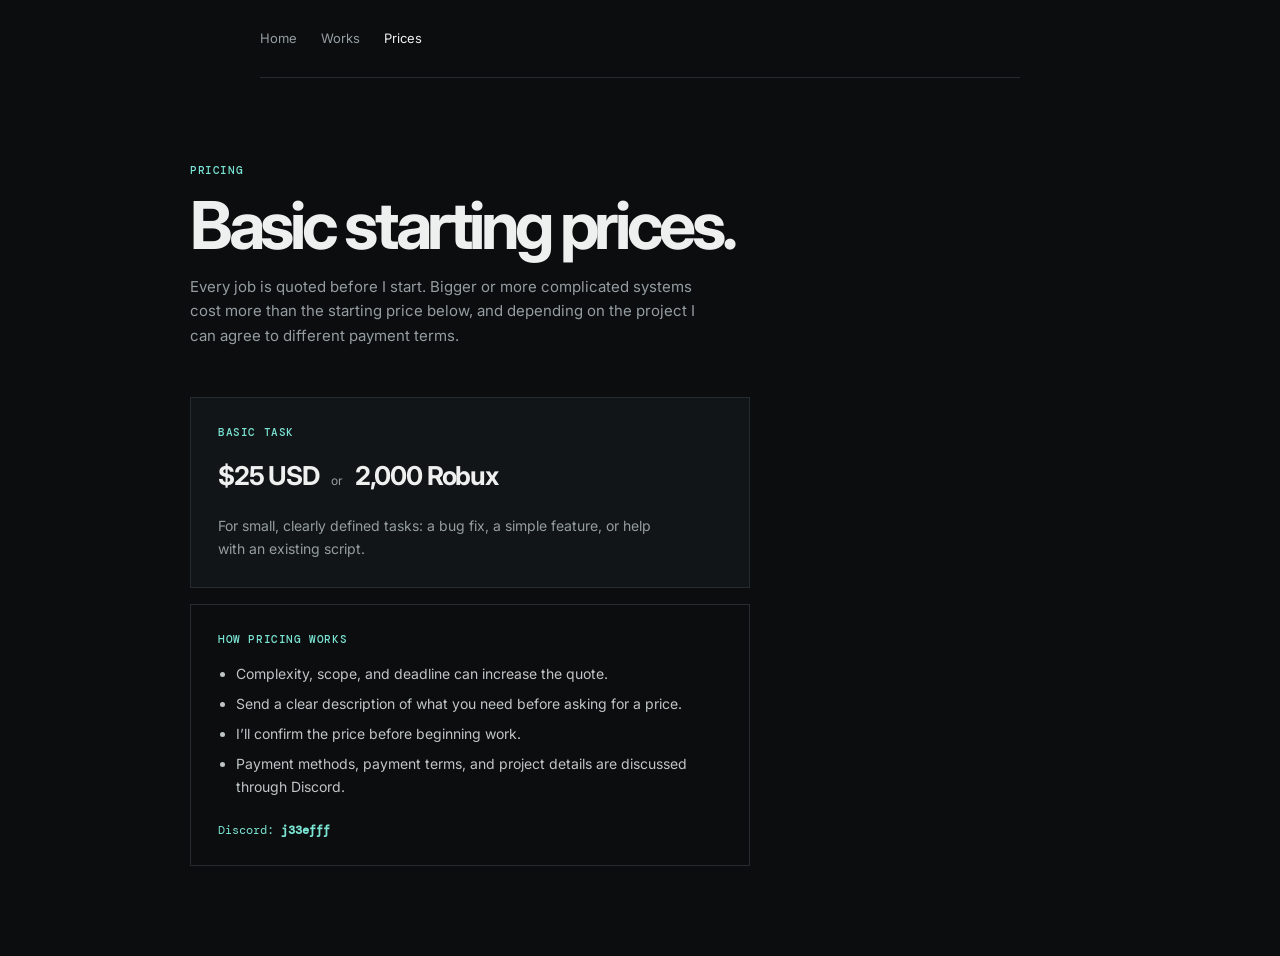
<file: prices.html>
<!doctype html>
<html lang="en">
  <head>
    <meta charset="UTF-8" /><meta name="viewport" content="width=device-width, initial-scale=1.0" />
    <meta name="description" content="Pricing for scripting work by j33efff." />
    <title>Prices | j33efff</title>
    <link rel="preconnect" href="https://fonts.googleapis.com" /><link rel="preconnect" href="https://fonts.gstatic.com" crossorigin />
    <link href="https://fonts.googleapis.com/css2?family=DM+Mono:wght@400;500&family=Inter:wght@400;500;600;700&display=swap" rel="stylesheet" />
    <link rel="stylesheet" href="style.css?v=20260714-2" />
  </head>
  <body>
    <header class="site-header"><nav><a href="index.html?v=2">Home</a><a href="works.html?v=2">Works</a><a class="selected" href="prices.html?v=2">Prices</a></nav></header>
    <main class="page"><p class="eyebrow">Pricing</p><h1>Basic starting prices.</h1><p class="page-intro">Every job is quoted before I start. Bigger or more complicated systems cost more than the starting price below, and depending on the project I can agree to different payment terms.</p><section class="price-card"><p class="eyebrow">Basic task</p><div class="price"><strong>$25 USD</strong><span>or</span><strong>2,000 Robux</strong></div><p>For small, clearly defined tasks: a bug fix, a simple feature, or help with an existing script.</p></section><section class="terms"><p class="eyebrow">How pricing works</p><ul><li>Complexity, scope, and deadline can increase the quote.</li><li>Send a clear description of what you need before asking for a price.</li><li>I’ll confirm the price before beginning work.</li><li>Payment methods, payment terms, and project details are discussed through Discord.</li></ul><p class="discord-contact">Discord: <b>j33efff</b></p></section></main>
    
  </body>
</html>
</file>
<file: style.css>
:root { --bg:#0b0d0f; --panel:#111518; --line:#252b2f; --text:#eef0ef; --muted:#959da0; --accent:#7be3d2; }
* { box-sizing:border-box; }
html, body { margin:0; background:var(--bg); color:var(--text); }
body { font:14px/1.65 Inter, Arial, sans-serif; }
.site-header, main, footer { width:min(760px, calc(100% - 40px)); margin:auto; }
.site-header { height:78px; border-bottom:1px solid var(--line); display:flex; align-items:center; gap:35px; }
.brand { font:500 13px 'DM Mono'; text-decoration:none; color:var(--text); }
.brand span, .eyebrow { color:var(--accent); }
nav { display:flex; gap:24px; }
nav a { color:var(--muted); font-size:13px; text-decoration:none; }
nav a:hover, nav .selected { color:var(--text); }
.home { padding:102px 0 92px; }
.eyebrow { font:500 11px 'DM Mono'; letter-spacing:.055em; text-transform:uppercase; margin:0; }
.home h1, .page h1 { font-size:clamp(42px, 6vw, 66px); letter-spacing:-.065em; line-height:1.01; margin:15px 0 22px; }
.intro { max-width:470px; margin:0; color:var(--muted); font-size:16px; }
.about-card { max-width:590px; margin-top:64px; padding:25px 27px; background:var(--panel); border:1px solid var(--line); }
.about-card > p:last-child { margin:15px 0 0; color:#c3c9c9; }
.socials { display:flex; gap:12px; margin-top:25px; }
.social { width:54px; height:54px; display:grid; place-items:center; border:1px solid var(--line); color:var(--text); text-decoration:none; background:var(--panel); font-size:21px; }
.social:hover { color:var(--accent); border-color:var(--accent); }
.social img { width:22px; height:22px; display:block; }
.social span { position:absolute; width:1px; height:1px; padding:0; margin:-1px; overflow:hidden; clip:rect(0,0,0,0); white-space:nowrap; border:0; }
.page { width:min(900px, calc(100% - 40px)); padding:85px 0 90px; }
.page h1 { margin-bottom:16px; }
.page-intro { max-width:510px; color:var(--muted); font-size:15px; margin:0 0 48px; }
.video-grid { display:grid; grid-template-columns:repeat(2, 1fr); gap:18px; max-width:900px; }
.video-grid article { border:1px solid var(--line); background:var(--panel); overflow:hidden; }
.video-grid video { width:100%; display:block; aspect-ratio:16/9; object-fit:cover; background:#060708; }
.video-grid article > div { display:flex; align-items:center; gap:12px; padding:13px 15px; }
.video-grid span { color:var(--accent); font:11px 'DM Mono'; }
.video-grid b { font-size:14px; font-weight:500; }
.note { margin-top:25px; color:var(--muted); font-size:12px; }
.price-card, .terms { max-width:560px; border:1px solid var(--line); padding:27px; }
.price-card { background:var(--panel); margin-bottom:16px; }
.price { display:flex; align-items:baseline; gap:12px; margin:16px 0; }
.price strong { font-size:26px; letter-spacing:-.045em; }
.price span { color:var(--muted); font-size:12px; }
.price-card > p:last-child { color:var(--muted); margin:0; max-width:440px; }
.terms ul { padding-left:18px; margin:16px 0 24px; color:#c0c5c5; }
.terms li { margin:7px 0; }
.discord-contact { color:var(--accent); font:12px 'DM Mono'; margin:0; }
footer { border-top:1px solid var(--line); display:flex; justify-content:space-between; padding:20px 0 35px; color:#727b7e; font:10px 'DM Mono'; }
@media (max-width:560px) { .site-header, main, footer, .page { width:min(100% - 30px, 760px); } .site-header { height:66px; gap:25px; } nav { gap:15px; } .home { padding:72px 0; } .page { padding:65px 0; } .home h1, .page h1 { font-size:47px; } .video-grid { grid-template-columns:1fr; } .price { display:block; } .price span { display:block; margin:4px 0; } .about-card, .price-card, .terms { padding:22px; } footer { font-size:8px; } }
.skills { max-width:590px; margin-top:42px; }
.skills > div { margin-top:15px; border-top:1px solid var(--line); }
.skills article { display:grid; grid-template-columns:145px 1fr; gap:16px; padding:15px 1px; border-bottom:1px solid var(--line); }
.skills b { font-size:13px; font-weight:600; }
.skills span { color:var(--muted); font-size:13px; line-height:1.55; }
@media (max-width:560px) { .skills article { grid-template-columns:1fr; gap:4px; } }
</file>
